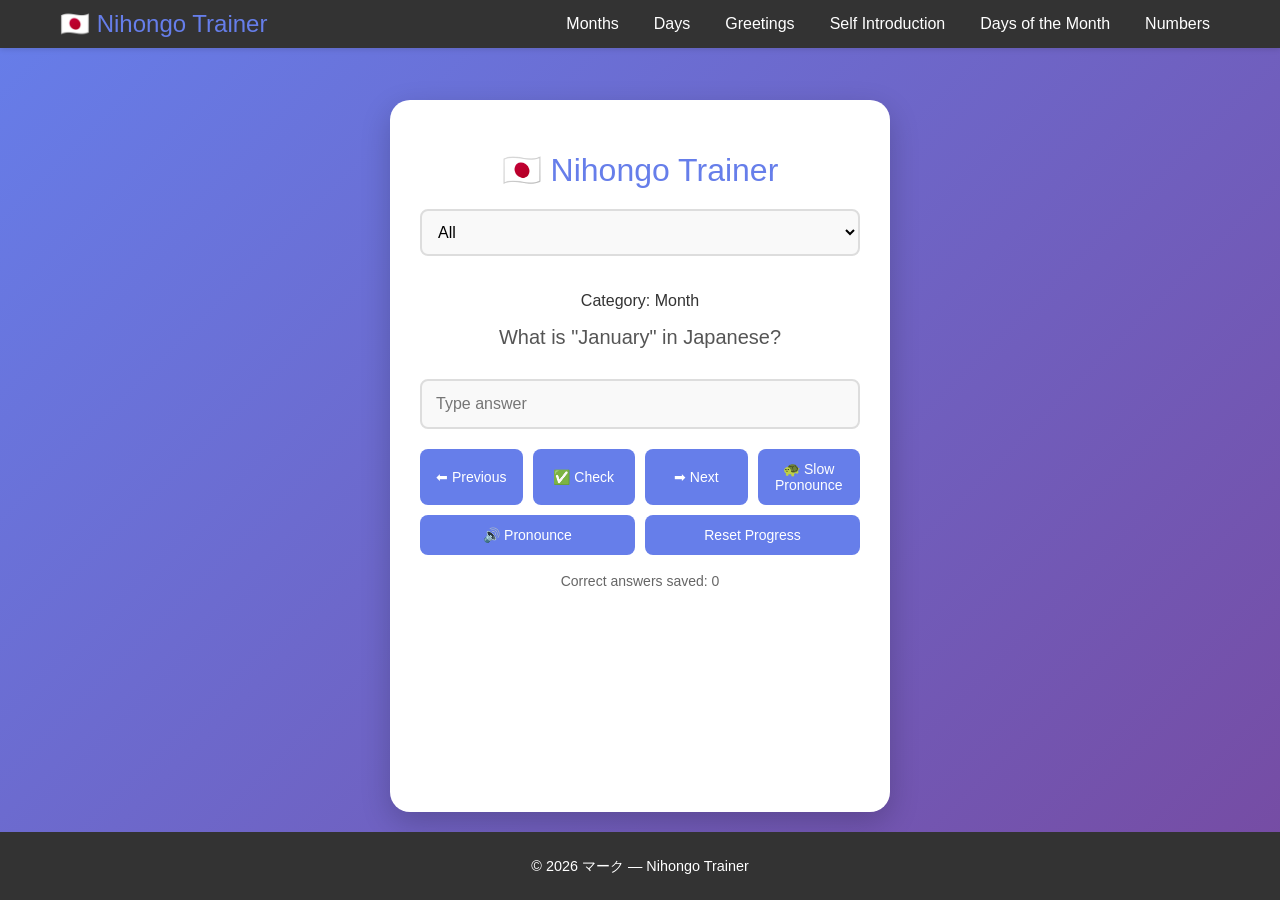
<file: index.html>
<!DOCTYPE html>
<html lang="en">
<head>
    <meta charset="UTF-8">
    <meta name="viewport" content="width=device-width, initial-scale=1.0">
    <title>Nihongo Trainer</title>
    <link rel="stylesheet" href="style.css">
</head>
<body>

<header>
    <div class="header-content">
        <h1>🇯🇵 Nihongo Trainer</h1>
        <button class="hamburger" onclick="toggleMenu()">☰</button>
        <nav id="nav-menu">
            <a href="months.html">Months</a>
            <a href="days.html">Days</a>
            <a href="greetings.html">Greetings</a>
            <a href="selfIntroductionReviewer.html">Self Introduction</a>
            <a href="daysofmonth.html">Days of the Month</a>
            <a href="numbers.html">Numbers</a>
        </nav>
    </div>
</header>

<div class="app">
    <h1>🇯🇵 Nihongo Trainer</h1>

    <select id="categorySelect" onchange="changeCategory()">
        <option value="all">All</option>
        <option value="Month">Months</option>
        <option value="Day">Days</option>
        <option value="Greeting">Greetings</option>
        <option value="SELF INTRODUCTION">Self Introduction</option>
        <option value="DayOfMonth">Days of the Month</option>
        <option value="Number">Numbers 1-1000</option>
    </select>

    <div class="card">
        <p id="category"></p>
        <p id="question"></p>

        <input type="text" id="answer" placeholder="Type answer">

        <div class="buttons">
            <button onclick="previousQuestion()">⬅ Previous</button>
            <button onclick="checkAnswer()">✅ Check</button>
            <button onclick="nextQuestion()">➡ Next</button>            
            <button onclick="playSlowPronunciation()">🐢 Slow Pronounce</button>
            <button onclick="playPronunciation()">🔊 Pronounce</button>
            <button onclick="resetProgress()">Reset Progress</button>
        </div>

        <p id="result"></p>
        <p id="correctAnswer"></p>
        <p id="progress"></p>
    </div>
</div>

<script src="script.js"></script>

<footer>
    <p>© 2026 マーク — Nihongo Trainer</p>
</footer>
</body>
</html>
</file>
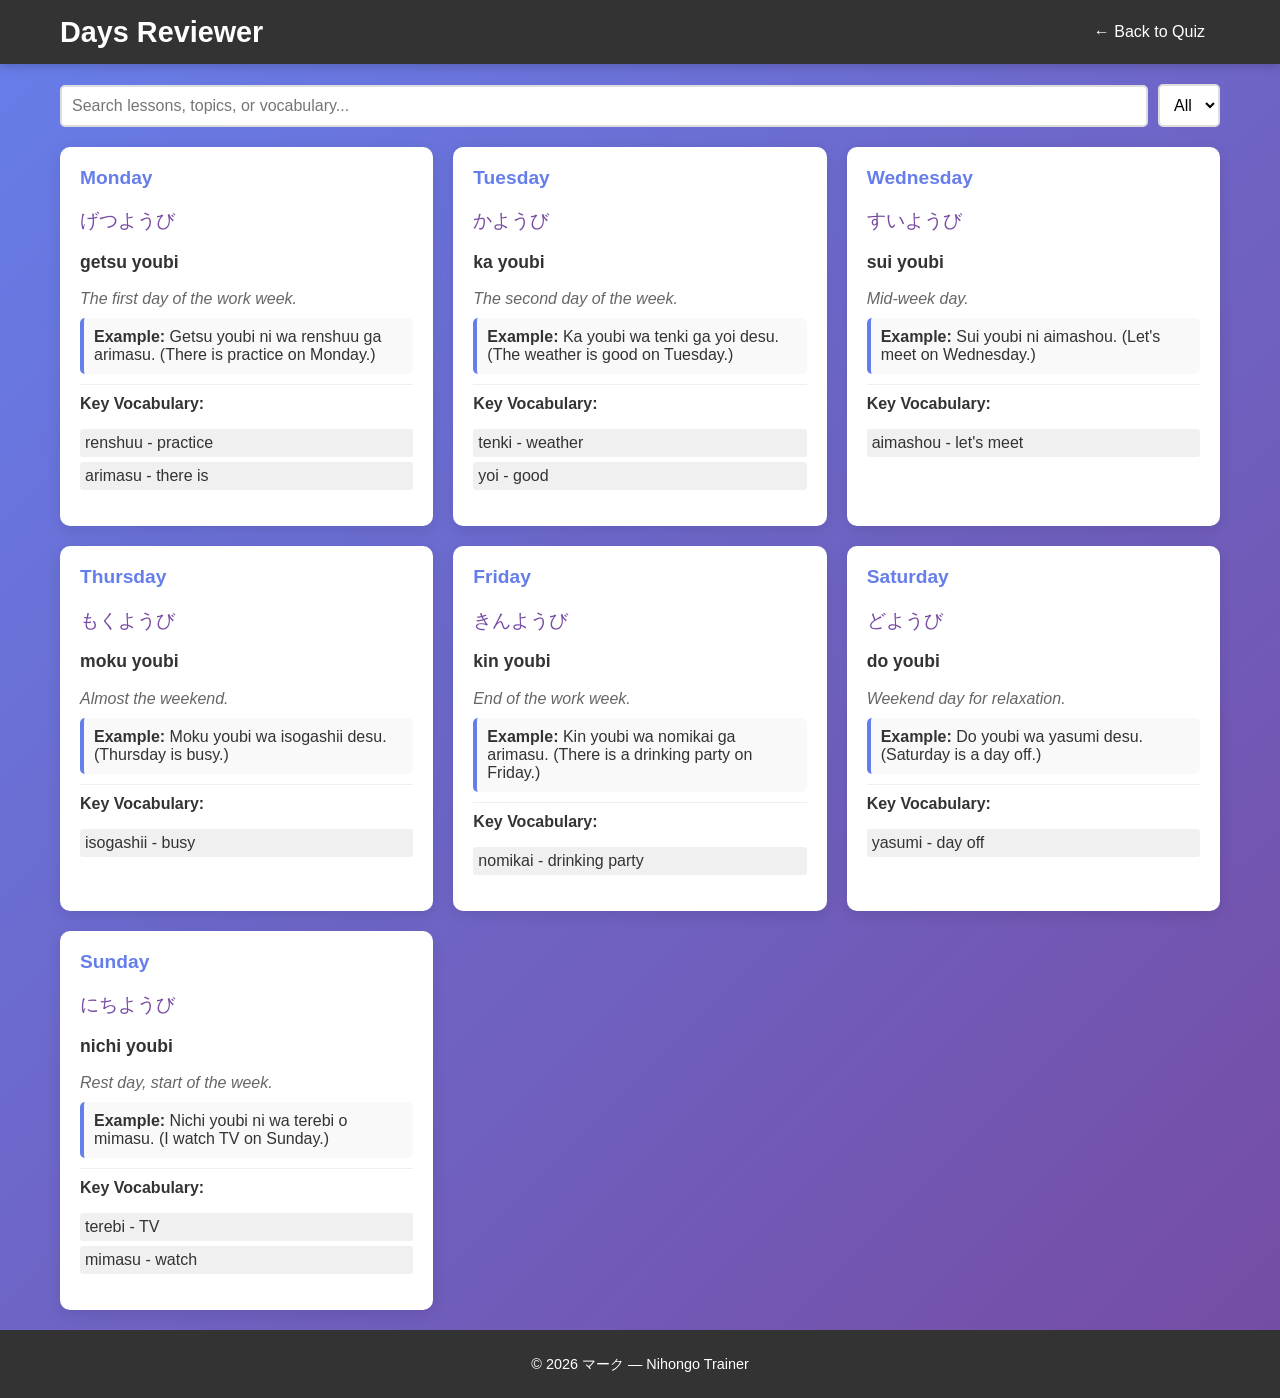
<file: days.html>
<!DOCTYPE html>
<html lang="en">
<head>
    <meta charset="UTF-8">
    <meta name="viewport" content="width=device-width, initial-scale=1.0">
    <title>Days Reviewer - Nihongo Trainer</title>
    <link rel="stylesheet" href="reviewer.css">
</head>
<body>
    <header>
        <div class="container">
            <h1 id="pageTitle">Days Reviewer</h1>
            <a href="index.html">← Back to Quiz</a>
        </div>
    </header>

    <main>
        <div class="search-container">
            <input type="text" id="searchInput" placeholder="Search lessons, topics, or vocabulary...">
            <div class="dropdowns">
                <select id="categorySelect">
                    <option value="all">All</option>
                </select>
            </div>
        </div>

        <div id="lessonsContainer" class="lessons-container">
            <!-- Lessons will be populated by JavaScript -->
        </div>
    </main>

    <script src="reviewer.js"></script>

    <footer>
        <p>© 2026 マーク — Nihongo Trainer</p>
    </footer>
</body>
</html>
</file>
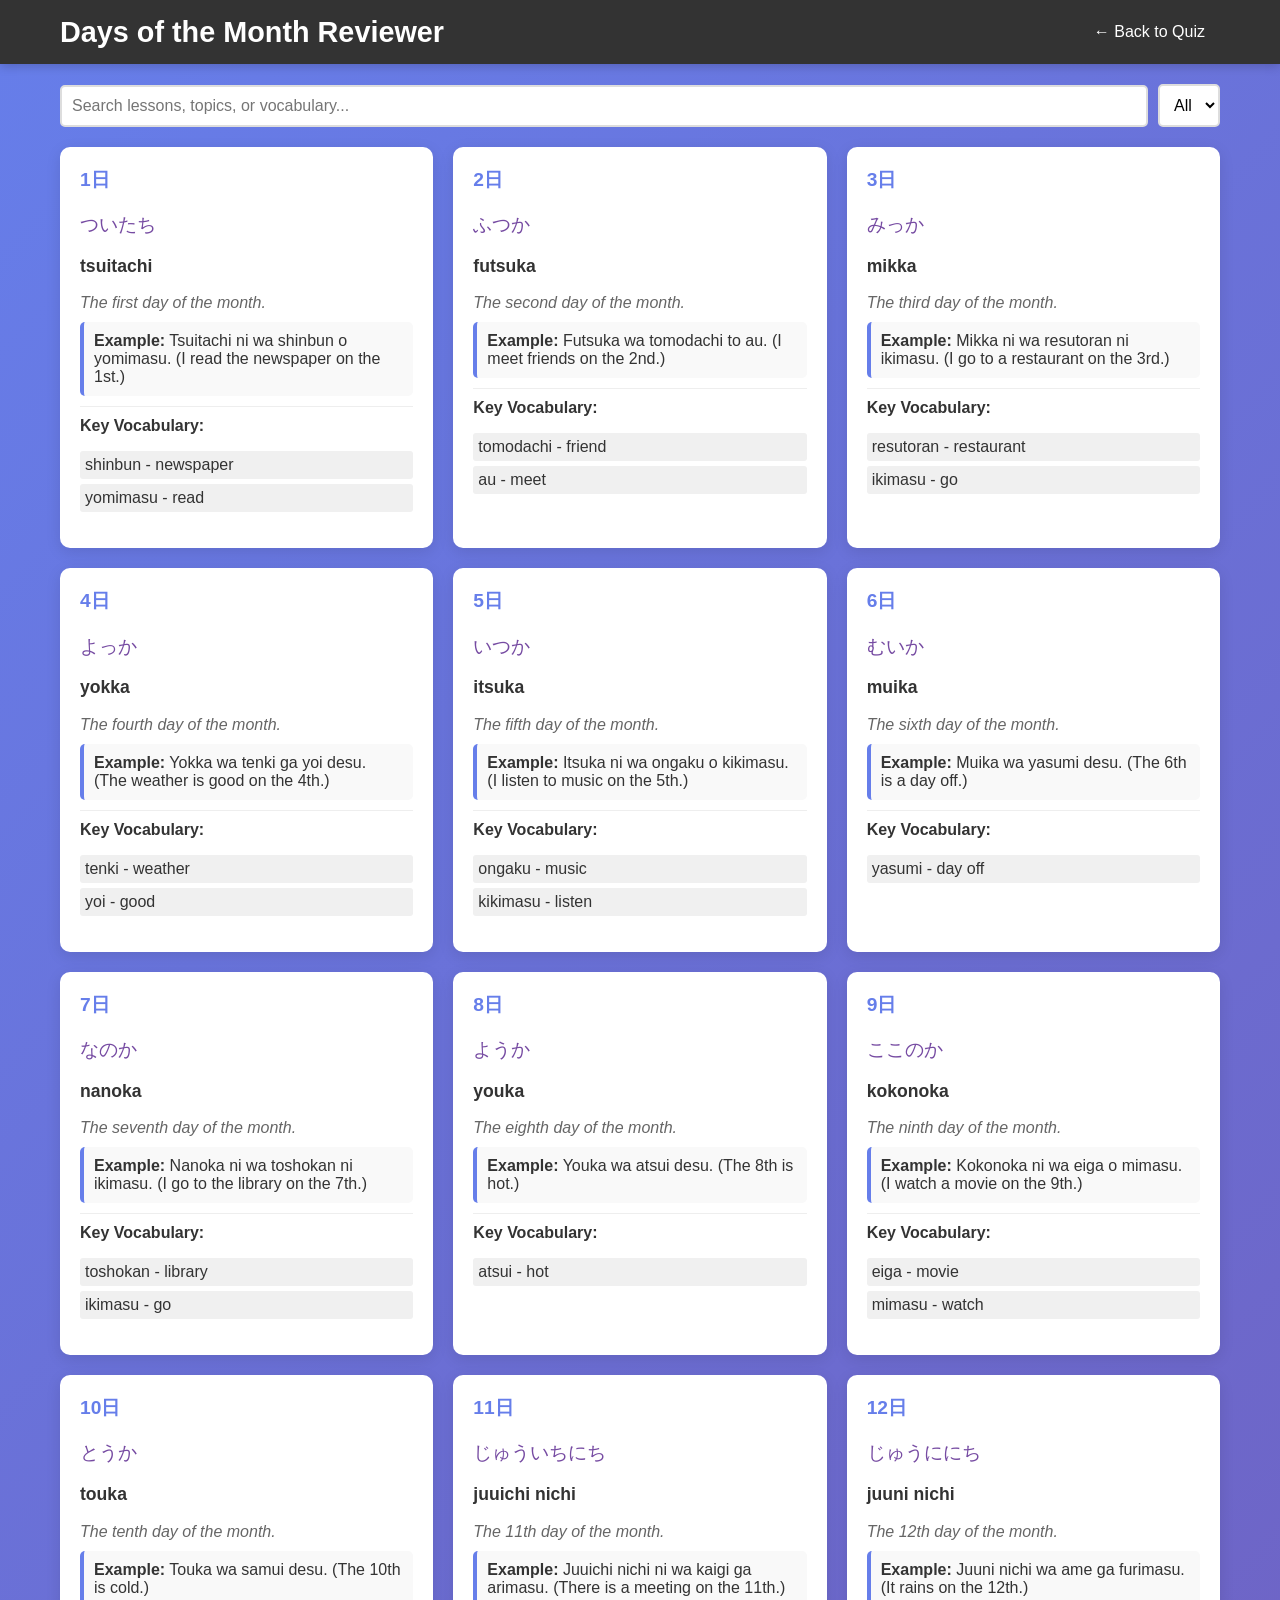
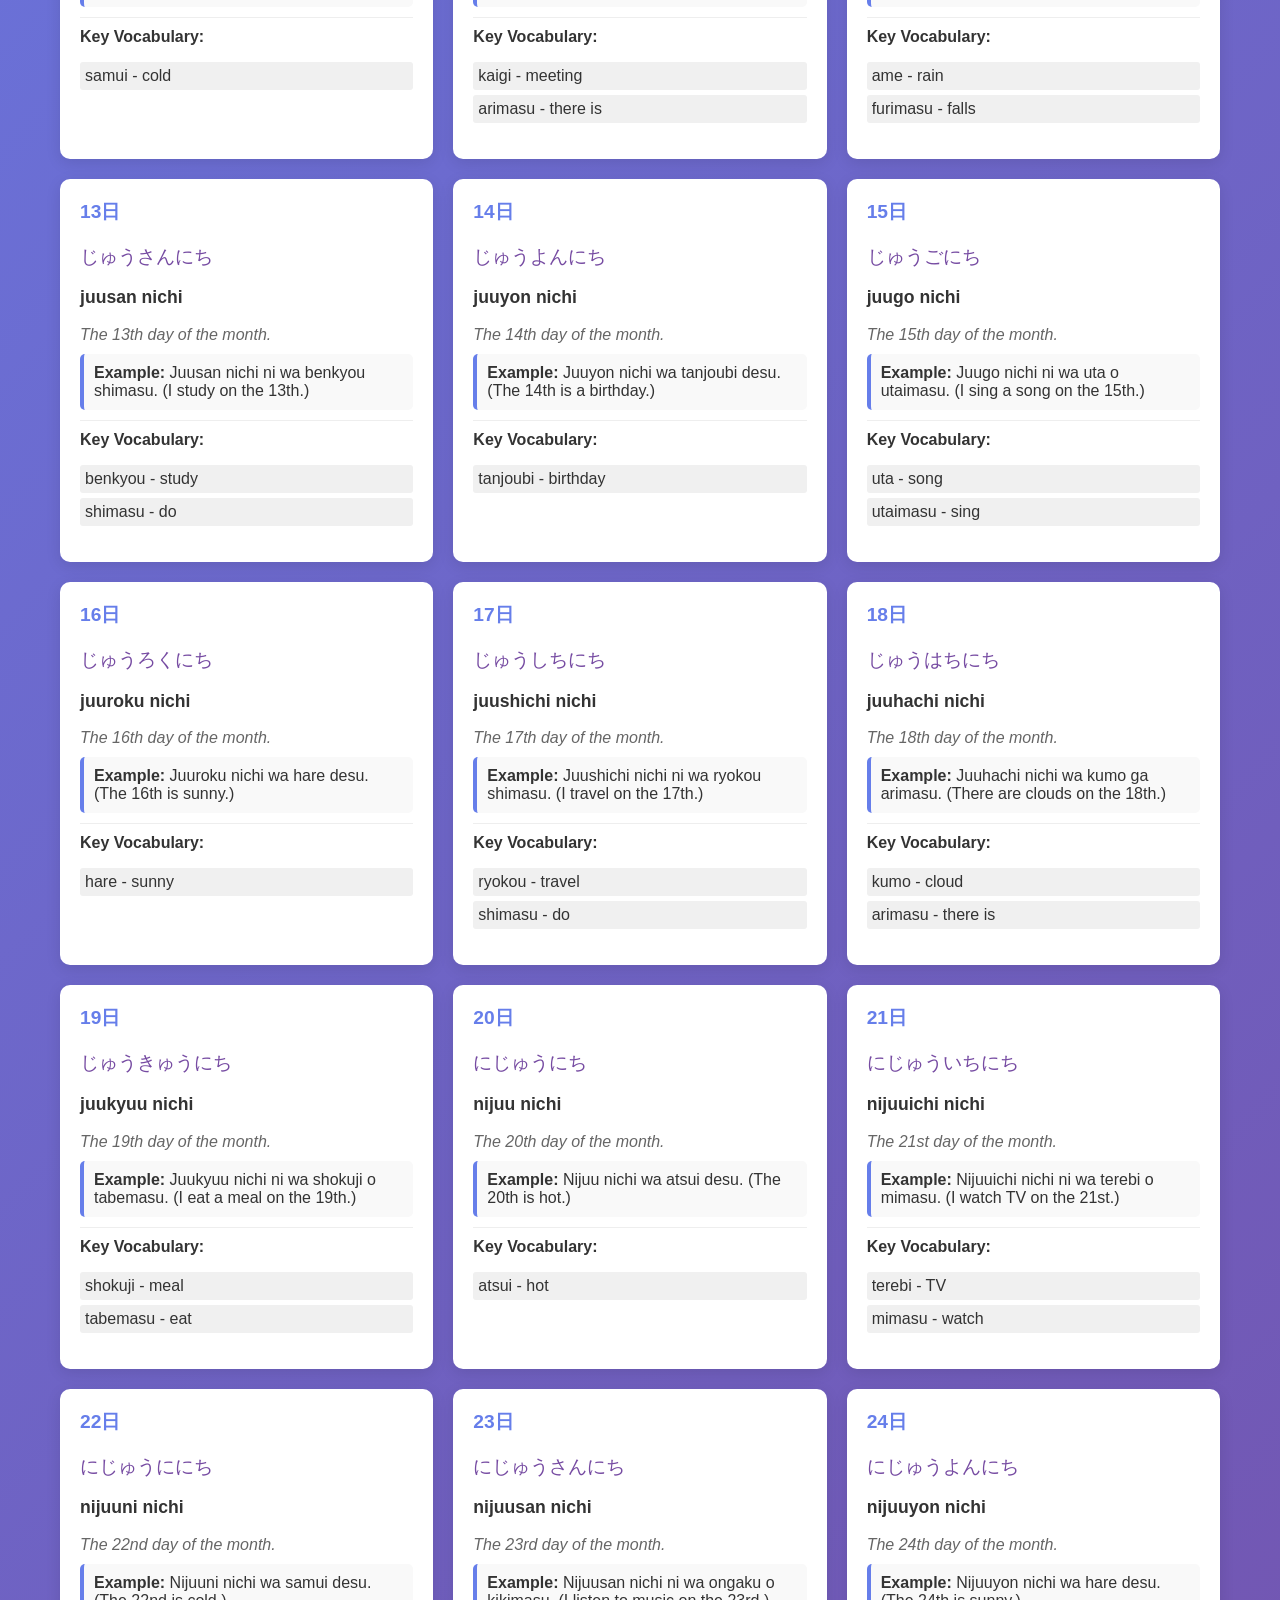
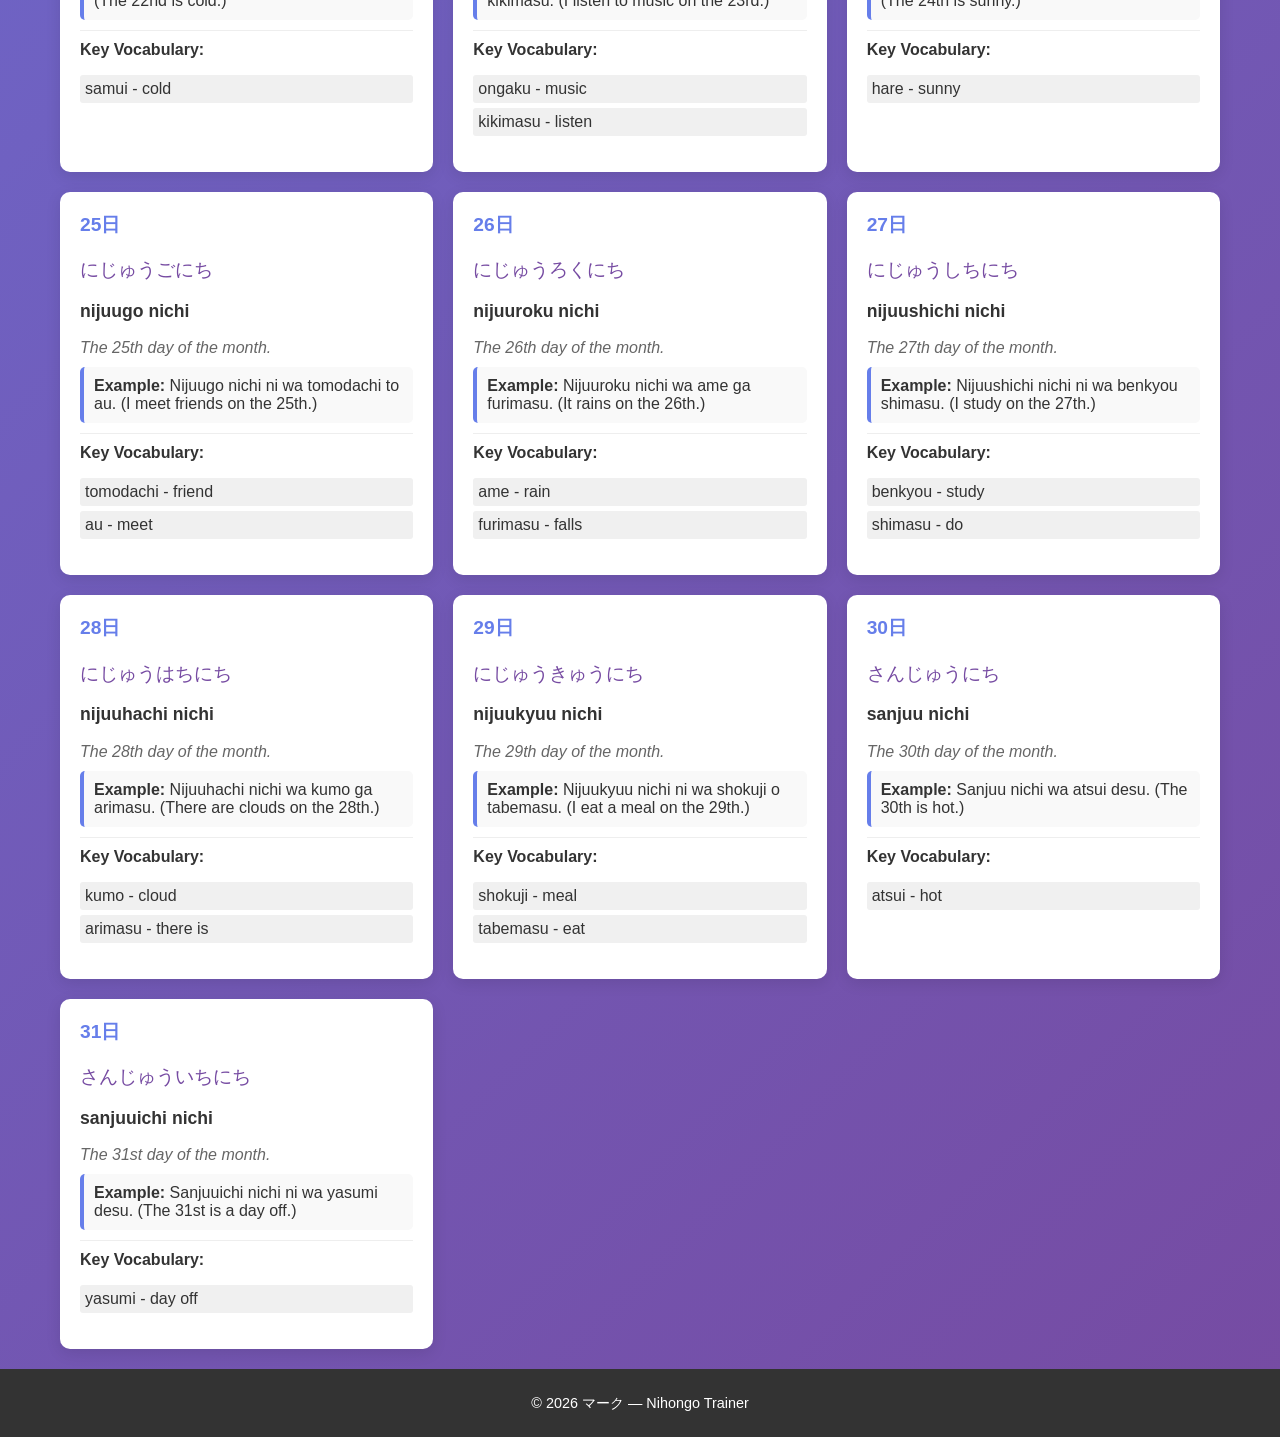
<file: daysofmonth.html>
<!DOCTYPE html>
<html lang="en">
<head>
    <meta charset="UTF-8">
    <meta name="viewport" content="width=device-width, initial-scale=1.0">
    <title>Days of the Month Reviewer - Nihongo Trainer</title>
    <link rel="stylesheet" href="reviewer.css">
</head>
<body>
    <header>
        <div class="container">
            <h1 id="pageTitle">Days of the Month Reviewer</h1>
            <a href="index.html">← Back to Quiz</a>
        </div>
    </header>

    <main>
        <div class="search-container">
            <input type="text" id="searchInput" placeholder="Search lessons, topics, or vocabulary...">
            <div class="dropdowns">
                <select id="categorySelect">
                    <option value="all">All</option>
                </select>
            </div>
        </div>

        <div id="lessonsContainer" class="lessons-container">
            <!-- Lessons will be populated by JavaScript -->
        </div>
    </main>

    <script src="reviewer.js"></script>

    <footer>
        <p>© 2026 マーク — Nihongo Trainer</p>
    </footer>
</body>
</html>
</file>
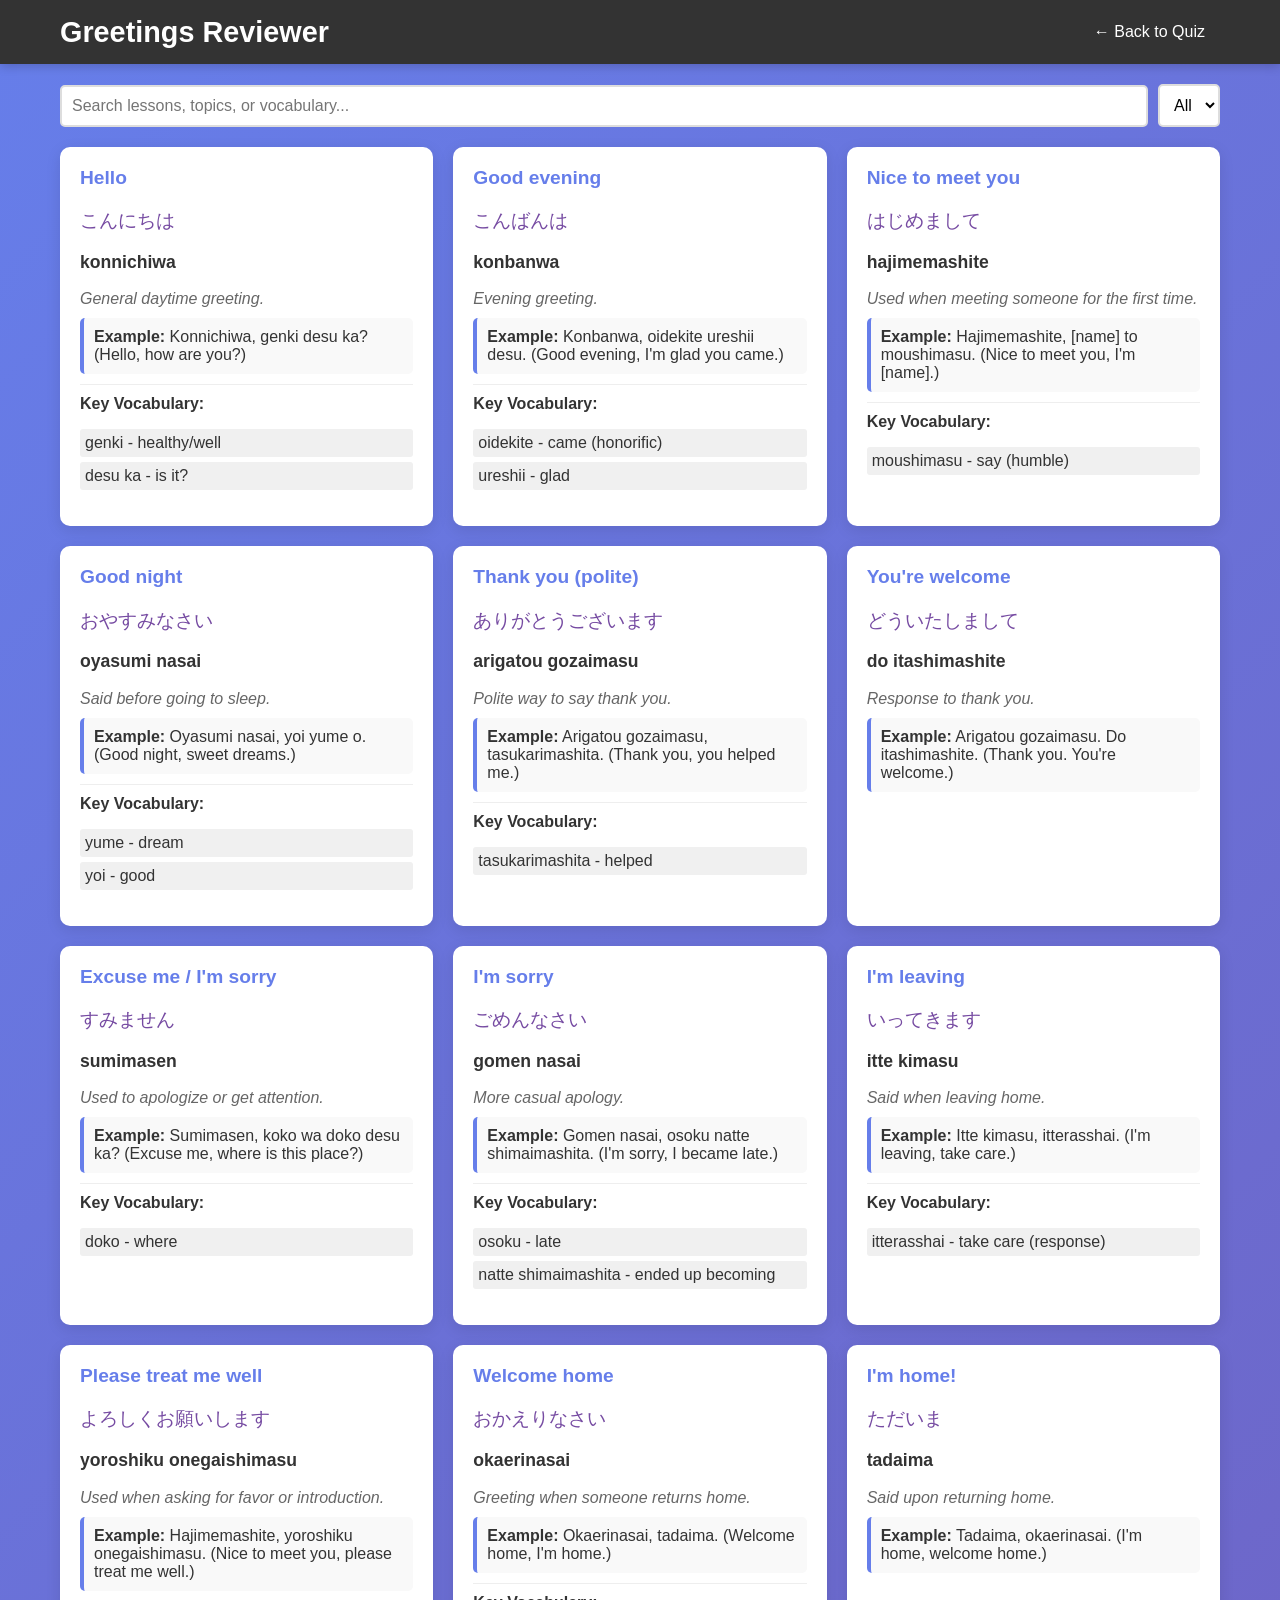
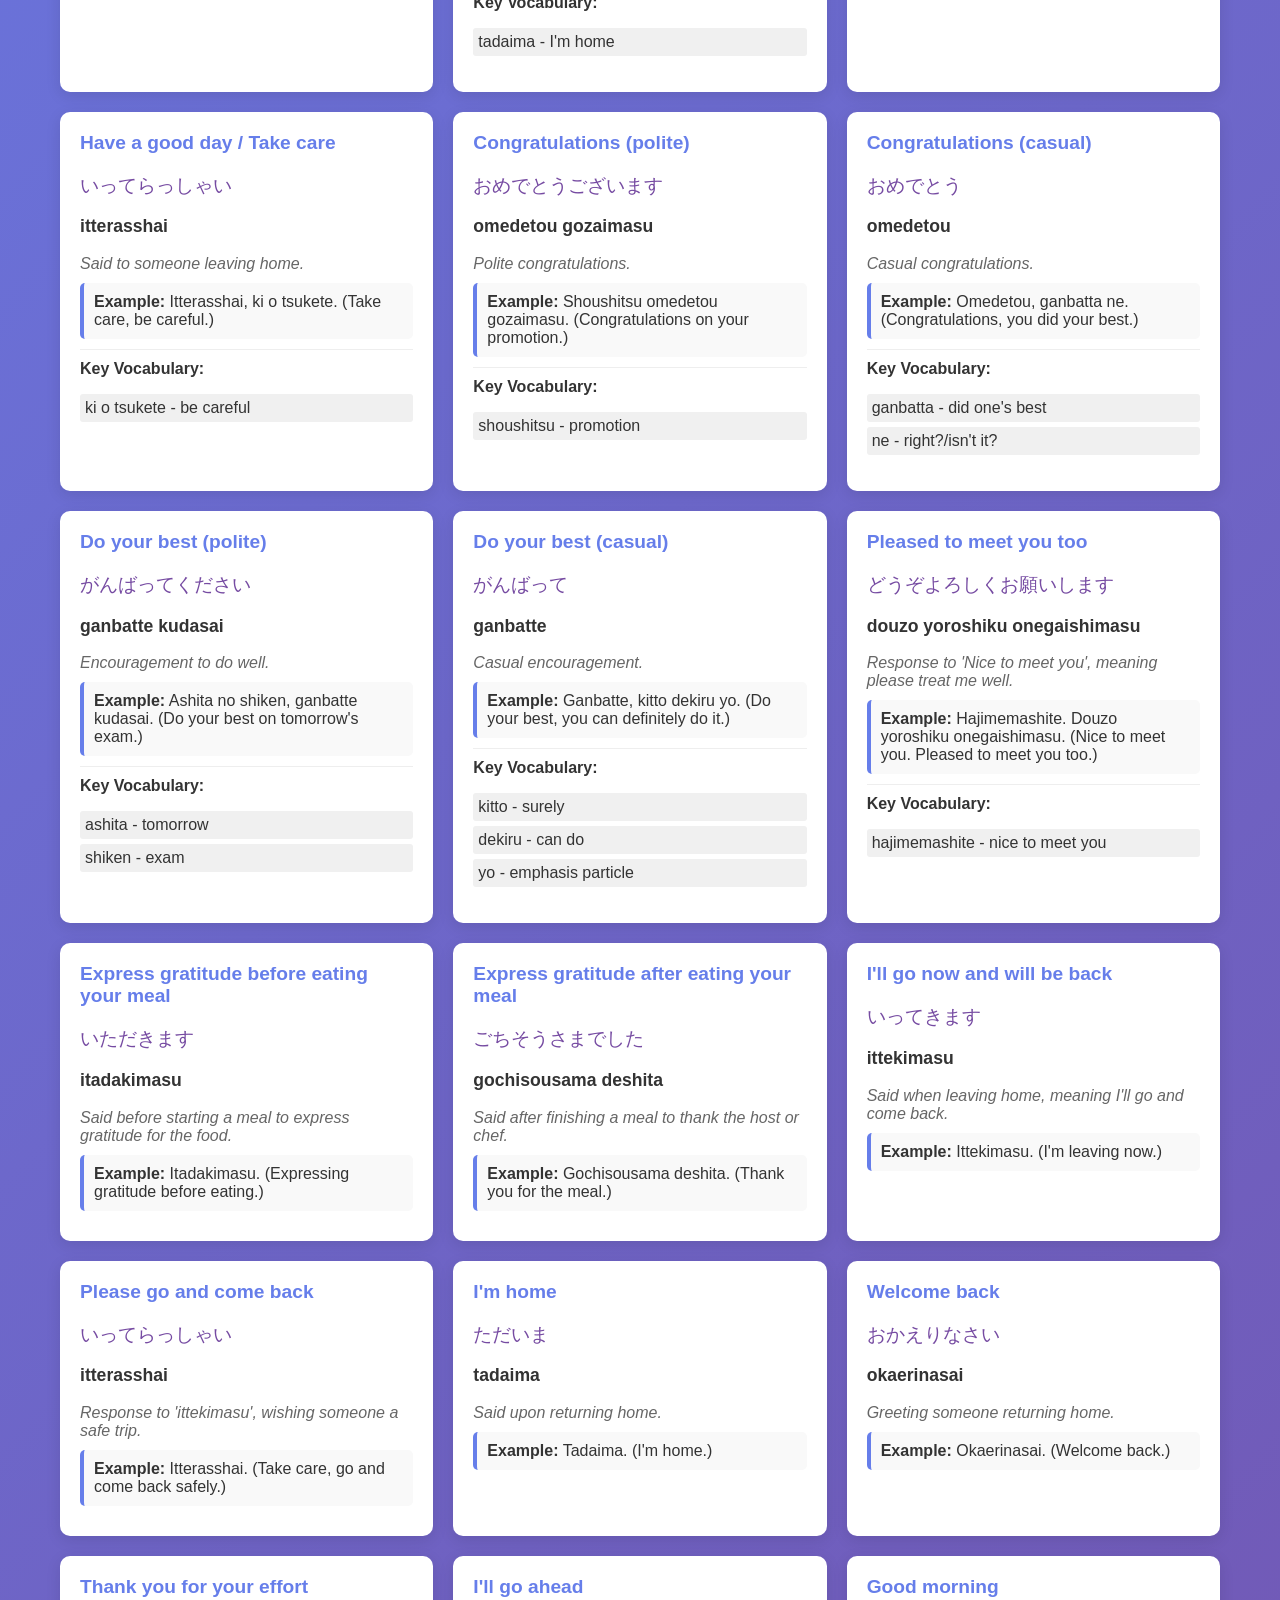
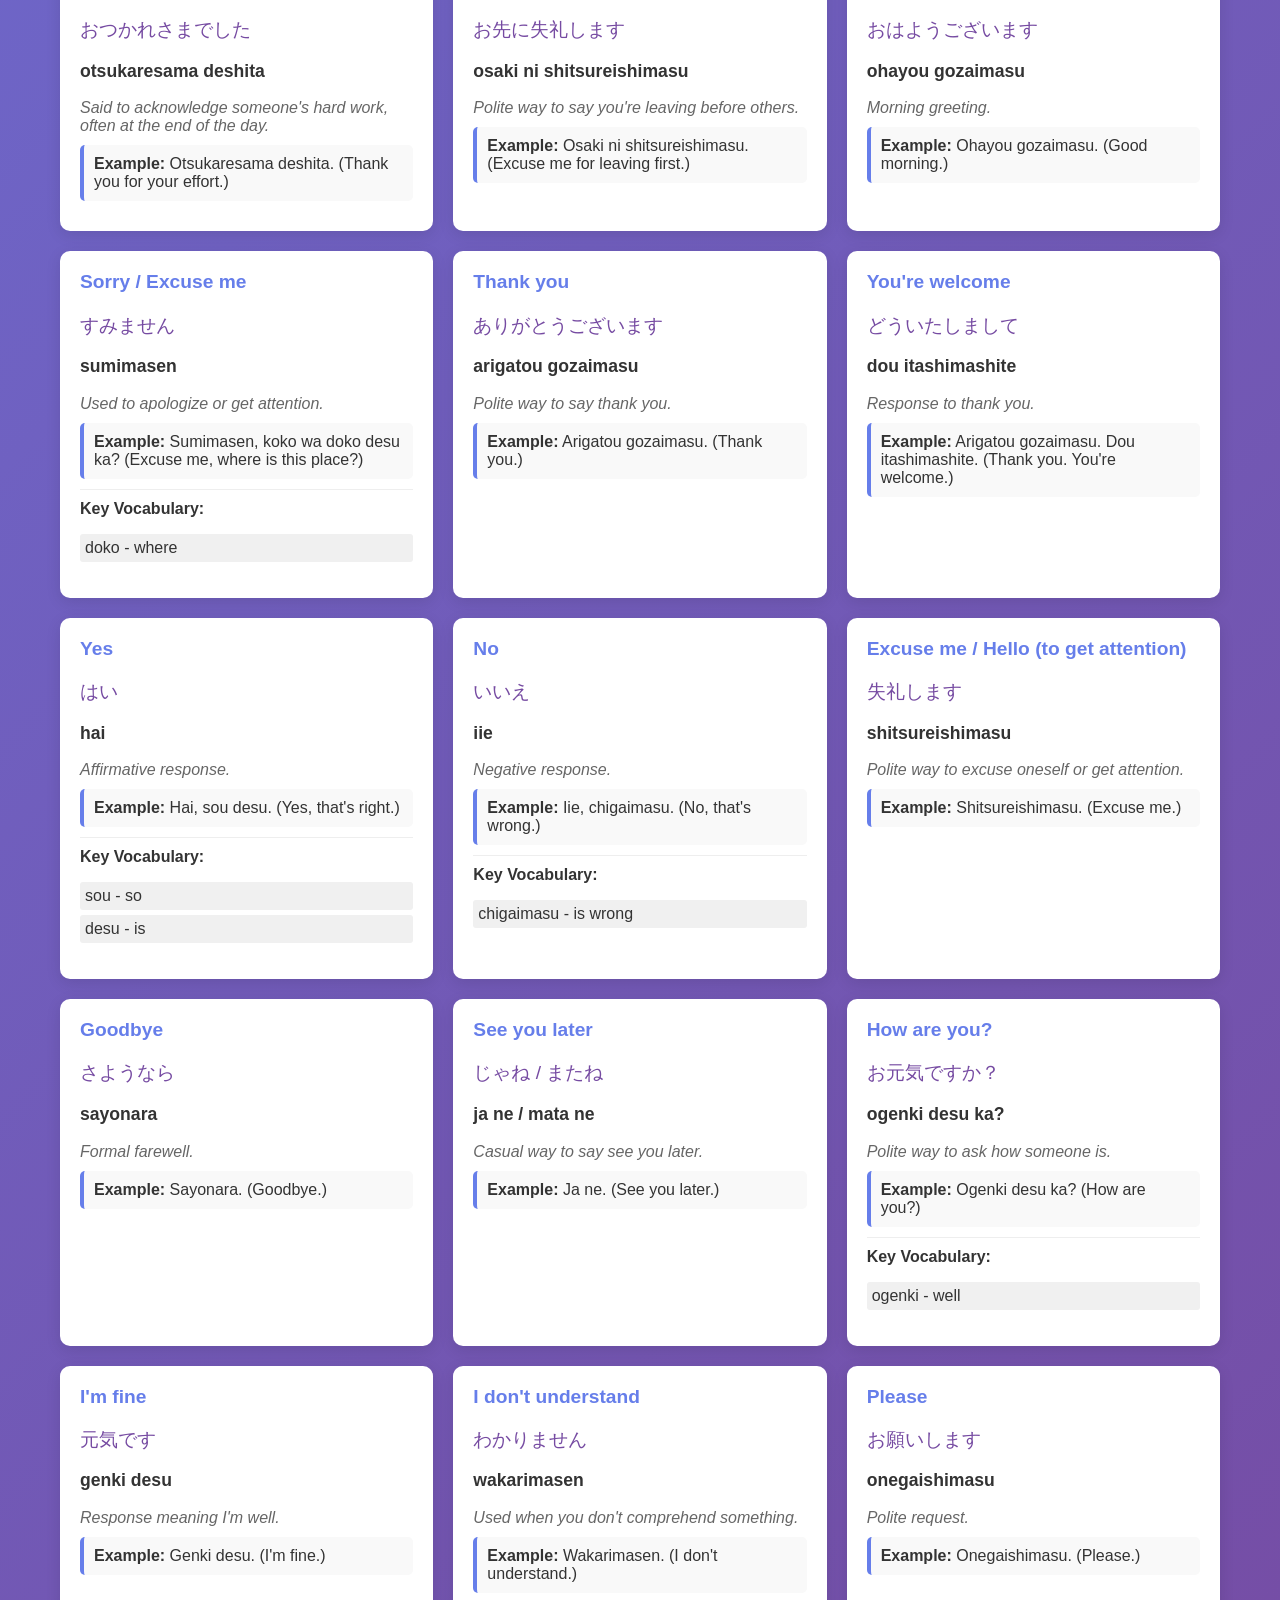
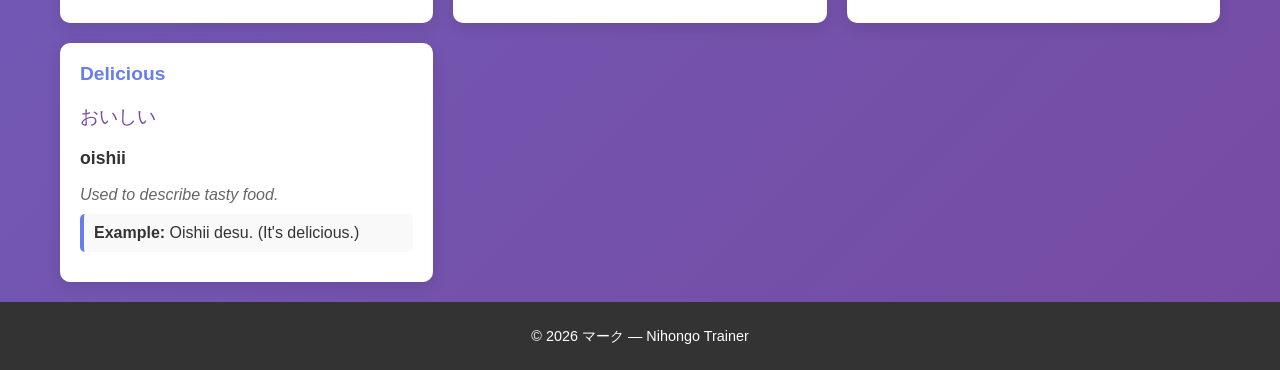
<file: greetings.html>
<!DOCTYPE html>
<html lang="en">
<head>
    <meta charset="UTF-8">
    <meta name="viewport" content="width=device-width, initial-scale=1.0">
    <title>Greetings Reviewer - Nihongo Trainer</title>
    <link rel="stylesheet" href="reviewer.css">
</head>
<body>
    <header>
        <div class="container">
            <h1 id="pageTitle">Greetings Reviewer</h1>
            <a href="index.html">← Back to Quiz</a>
        </div>
    </header>

    <main>
        <div class="search-container">
            <input type="text" id="searchInput" placeholder="Search lessons, topics, or vocabulary...">
            <div class="dropdowns">
                <select id="categorySelect">
                    <option value="all">All</option>
                </select>
            </div>
        </div>

        <div id="lessonsContainer" class="lessons-container">
            <!-- Lessons will be populated by JavaScript -->
        </div>
    </main>

    <script src="reviewer.js"></script>

    <footer>
        <p>© 2026 マーク — Nihongo Trainer</p>
    </footer>
</body>
</html>
</file>
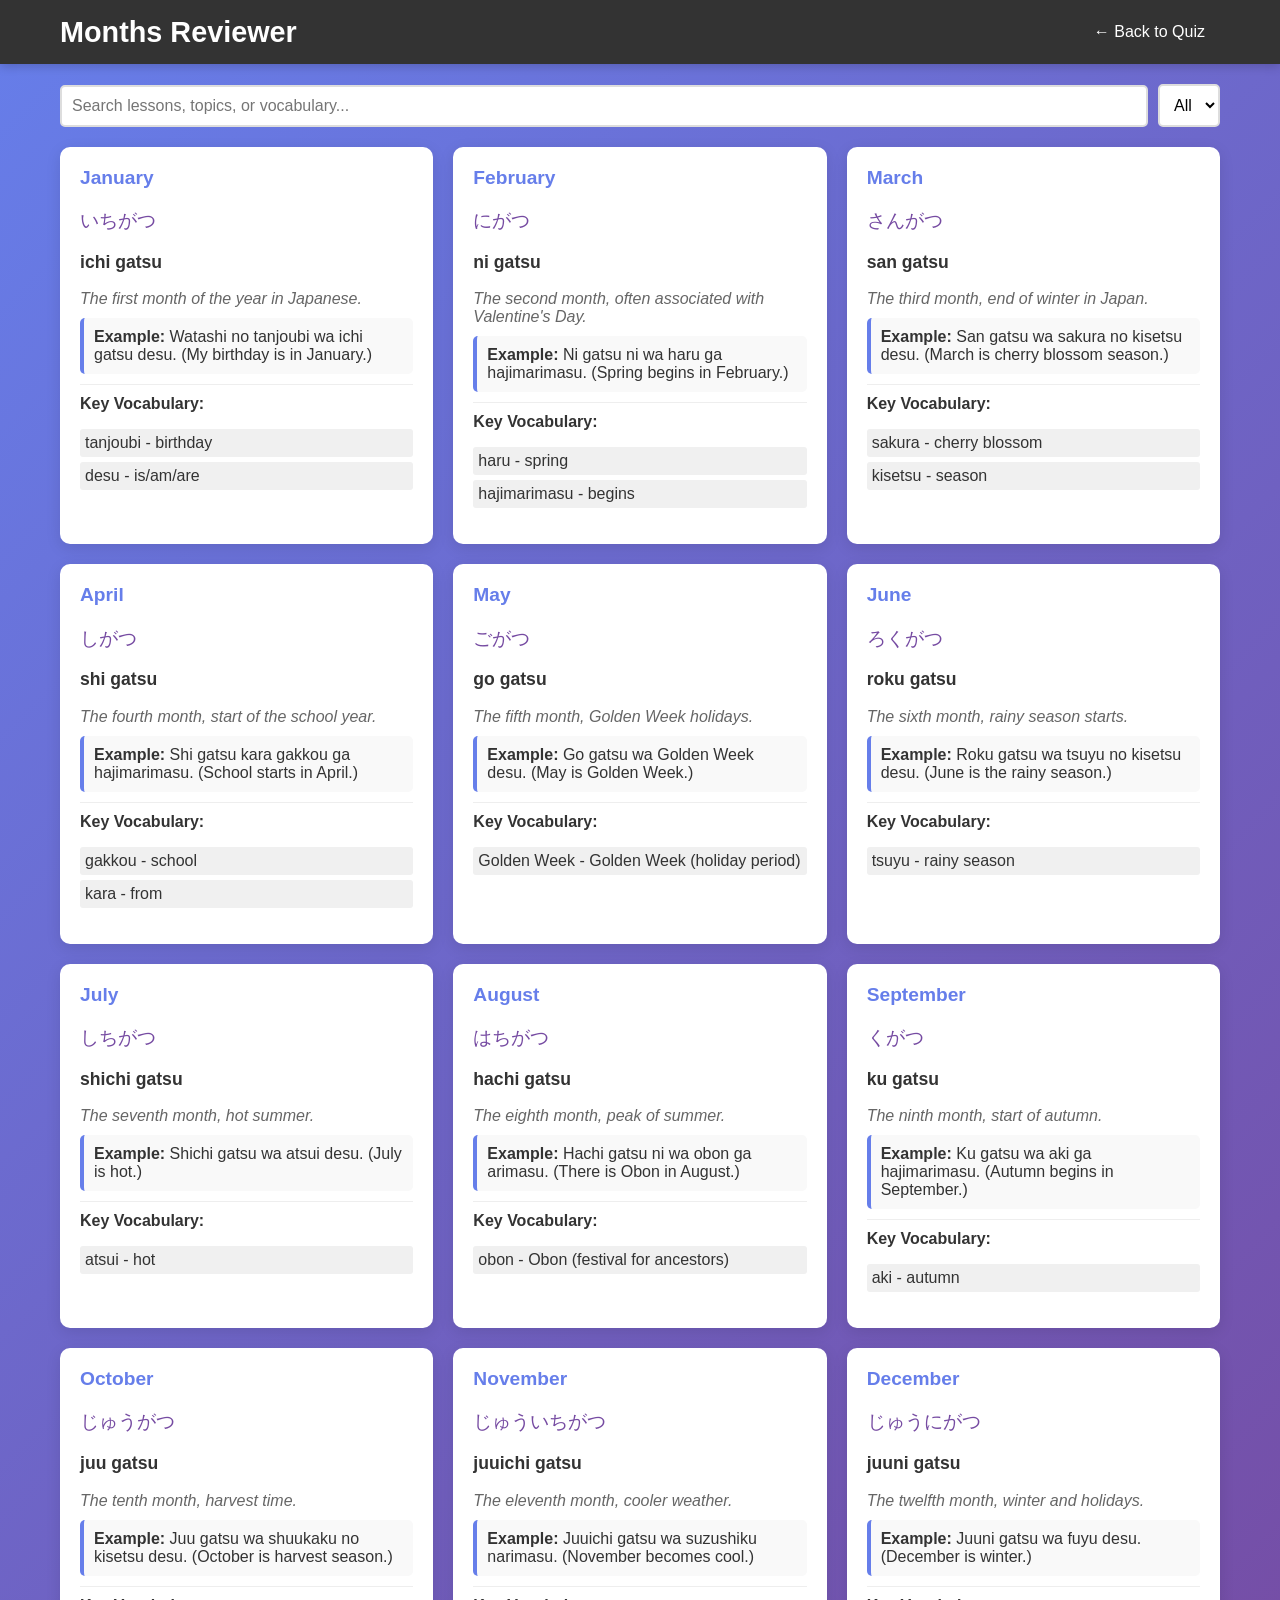
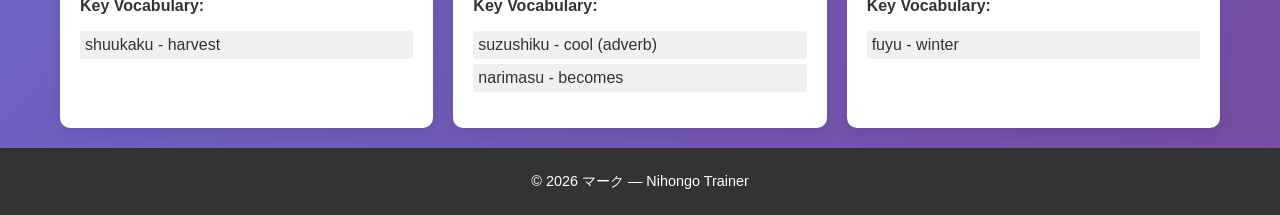
<file: months.html>
<!DOCTYPE html>
<html lang="en">
<head>
    <meta charset="UTF-8">
    <meta name="viewport" content="width=device-width, initial-scale=1.0">
    <title>Months Reviewer - Nihongo Trainer</title>
    <link rel="stylesheet" href="reviewer.css">
</head>
<body>
    <header>
        <div class="container">
            <h1 id="pageTitle">Months Reviewer</h1>
            <a href="index.html">← Back to Quiz</a>
        </div>
    </header>

    <main>
        <div class="search-container">
            <input type="text" id="searchInput" placeholder="Search lessons, topics, or vocabulary...">
            <div class="dropdowns">
                <select id="categorySelect">
                    <option value="all">All</option>
                </select>
            </div>
        </div>

        <div id="lessonsContainer" class="lessons-container">
            <!-- Lessons will be populated by JavaScript -->
        </div>
    </main>

    <script src="reviewer.js"></script>

    <footer>
        <p>© 2026 マーク — Nihongo Trainer</p>
    </footer>
</body>
</html>
</file>
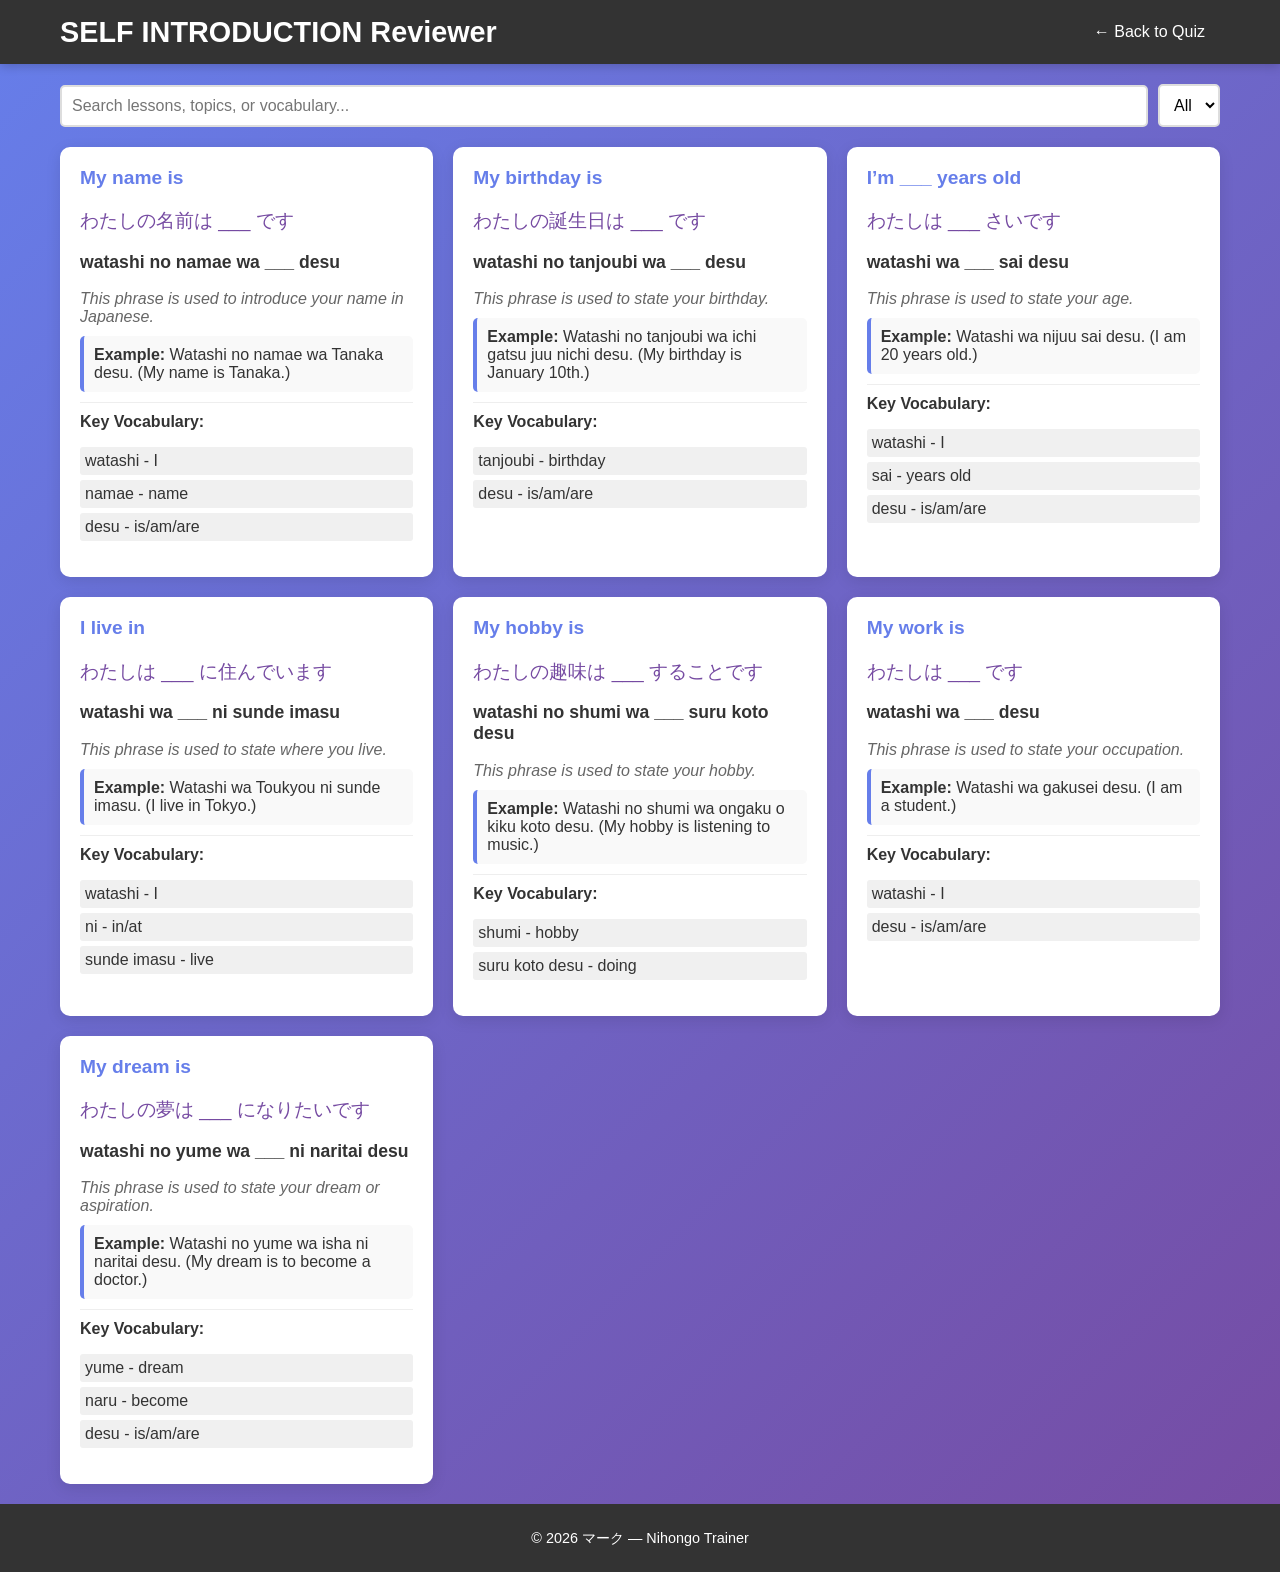
<file: selfIntroductionReviewer.html>
<!DOCTYPE html>
<html lang="en">
<head>
    <meta charset="UTF-8">
    <meta name="viewport" content="width=device-width, initial-scale=1.0">
    <title>SELF INTRODUCTION Reviewer - Nihongo Trainer</title>
    <link rel="stylesheet" href="reviewer.css">
</head>
<body>
    <header>
        <div class="container">
            <h1 id="pageTitle">SELF INTRODUCTION Reviewer</h1>
            <a href="index.html">← Back to Quiz</a>
        </div>
    </header>

    <main>
        <div class="search-container">
            <input type="text" id="searchInput" placeholder="Search lessons, topics, or vocabulary...">
            <div class="dropdowns">
                <select id="categorySelect">
                    <option value="all">All</option>
                </select>
            </div>
        </div>

        <div id="lessonsContainer" class="lessons-container">
            <!-- Lessons will be populated by JavaScript -->
        </div>
    </main>

    <script src="reviewer.js"></script>

    <footer>
        <p>© 2026 マーク — Nihongo Trainer</p>
    </footer>
</body>
</html>
</file>
<file: style.css>
* {
    box-sizing: border-box;
}

body {
    font-family: 'Segoe UI', Tahoma, Geneva, Verdana, sans-serif;
    background: linear-gradient(135deg, #667eea 0%, #764ba2 100%);
    margin: 0;
    color: #333;
    min-height: 100vh;
    display: flex;
    flex-direction: column;
}

header {
    position: fixed;
    top: 0;
    left: 0;
    width: 100%;
    background-color: #333;
    color: white;
    padding: 10px 0;
    text-align: center;
    box-shadow: 0 2px 5px rgba(0,0,0,0.1);
    z-index: 1000;
}

.header-content {
    max-width: 1200px;
    margin: 0 auto;
    display: flex;
    justify-content: space-between;
    align-items: center;
    flex-wrap: wrap;
    padding: 0 20px;
}

header h1 {
    margin: 0;
    font-size: 1.5em;
}

header nav {
    display: flex;
    gap: 15px;
    flex-wrap: wrap;
}

header nav a {
    color: white;
    text-decoration: none;
    padding: 5px 10px;
    border-radius: 5px;
    transition: background-color 0.3s;
}

header nav a:hover {
    background-color: #555;
}

.hamburger {
    display: none;
    background: none;
    border: none;
    color: white;
    font-size: 1.5em;
    cursor: pointer;
    padding: 5px;
    border-radius: 5px;
    transition: background-color 0.3s;
}

.hamburger:hover {
    background-color: #555;
}

.app {
    background: white;
    width: 100%;
    max-width: 500px;
    margin: 100px auto 0;
    padding: 30px;
    border-radius: 20px;
    text-align: center;
    box-shadow: 0 10px 30px rgba(0,0,0,0.2);
    transition: transform 0.3s ease;
    flex-grow: 1;
}

.app:hover {
    transform: translateY(-5px);
}

h1 {
    margin-bottom: 20px;
    color: #667eea;
    font-size: 2em;
    font-weight: 300;
}

select {
    width: 100%;
    padding: 12px;
    margin-bottom: 20px;
    font-size: 16px;
    border: 2px solid #ddd;
    border-radius: 8px;
    background-color: #f9f9f9;
    transition: border-color 0.3s, box-shadow 0.3s;
}

select:focus {
    outline: none;
    border-color: #667eea;
    box-shadow: 0 0 5px rgba(102, 126, 234, 0.5);
}

#question {
    font-size: 20px;
    margin: 15px 0;
    font-weight: 500;
    color: #555;
}

input {
    width: 100%;
    padding: 14px;
    font-size: 16px;
    margin-top: 15px;
    border: 2px solid #ddd;
    border-radius: 8px;
    background-color: #f9f9f9;
    transition: border-color 0.3s, box-shadow 0.3s;
}

input:focus {
    outline: none;
    border-color: #667eea;
    box-shadow: 0 0 5px rgba(102, 126, 234, 0.5);
}

.buttons {
    display: flex;
    flex-wrap: wrap;
    justify-content: center;
    margin-top: 20px;
    gap: 10px;
}

.buttons button {
    flex: 1 1 22%;
    margin: 0;
    padding: 12px;
    font-size: 14px;
    cursor: pointer;
    border: none;
    border-radius: 8px;
    background-color: #667eea;
    color: white;
    transition: background-color 0.3s, transform 0.2s;
}

.buttons button:hover {
    background-color: #5a67d8;
    transform: translateY(-2px);
}

#result {
    font-weight: bold;
    margin-top: 15px;
    font-size: 18px;
}

#correctAnswer {
    margin-top: 10px;
    color: #e53e3e;
    font-weight: 500;
}

#progress {
    margin-top: 15px;
    font-size: 14px;
    color: #666;
    font-weight: 500;
}

/* Responsive Design */
@media (max-width: 600px) {
    .app {
        max-width: 90%;
        padding: 20px;
    }

    h1 {
        font-size: 1.5em;
    }

    .buttons {
        gap: 5px;
    }

    .buttons button {
        flex: 1 1 45%;
        padding: 10px;
        font-size: 13px;
    }
}

@media (max-width: 400px) {
    .buttons button {
        flex: 1 1 100%;
    }
}

/* Footer Styles */
footer {
    background-color: #333;
    color: white;
    text-align: center;
    padding: 10px 0;
    font-size: 0.9em;
    margin-top: 20px;
}

/* Mobile Header Responsiveness */
@media (max-width: 768px) {
    .header-content {
        flex-direction: column;
        text-align: center;
        padding: 10px 10px;
    }

    header h1 {
        margin-bottom: 10px;
        font-size: 1.3em;
    }

    header nav {
        justify-content: center;
        gap: 10px;
    }

    header nav a {
        padding: 8px 12px;
        font-size: 0.9em;
    }

    .app {
        margin-top: 120px; /* Adjust for potentially taller header */
    }
}

@media (max-width: 480px) {
    .header-content {
        flex-direction: row;
    }

    .hamburger {
        display: block;
    }

    header nav {
        position: absolute;
        right: 0;
        top: 100%;
        flex-direction: column;
        gap: 5px;
        background-color: #333;
        transform: translateX(100%);
        transition: transform 0.3s ease;
        width: 200px;
        z-index: 1001;
    }

    header nav.open {
        transform: translateX(0);
    }

    header nav a {
        display: block;
        width: 100%;
        text-align: center;
        padding: 10px;
    }

    .app {
        margin-top: 140px; /* Further adjust for stacked nav */
    }
}
</file>
<file: reviewer.css>
/* Reviewer Page Styles */
* {
    box-sizing: border-box;
}

body {
    font-family: 'Segoe UI', Tahoma, Geneva, Verdana, sans-serif;
    background: linear-gradient(135deg, #667eea 0%, #764ba2 100%);
    margin: 0;
    padding: 0;
    color: #333;
}

header {
    background-color: #333;
    color: white;
    padding: 15px 0;
    text-align: center;
    box-shadow: 0 2px 10px rgba(0,0,0,0.2);
}

header .container {
    max-width: 1200px;
    margin: 0 auto;
    display: flex;
    justify-content: space-between;
    align-items: center;
    flex-wrap: wrap;
    padding: 0 20px;
}

header h1 {
    margin: 0;
    font-size: 1.8em;
}

header a {
    color: white;
    text-decoration: none;
    padding: 8px 15px;
    border-radius: 5px;
    transition: background-color 0.3s, transform 0.2s;
}

header a:hover {
    background-color: #555;
    transform: translateY(-2px);
}

main {
    max-width: 1200px;
    margin: 20px auto;
    padding: 0 20px;
}

.search-container {
    margin-bottom: 20px;
    display: flex;
    flex-wrap: wrap;
    gap: 10px;
    align-items: center;
}

#searchInput {
    flex: 1;
    min-width: 200px;
    padding: 10px;
    font-size: 16px;
    border: 2px solid #ddd;
    border-radius: 5px;
    transition: border-color 0.3s;
}

#searchInput:focus {
    outline: none;
    border-color: #667eea;
}

.dropdowns {
    display: flex;
    gap: 10px;
    flex-wrap: wrap;
}

select {
    padding: 10px;
    font-size: 16px;
    border: 2px solid #ddd;
    border-radius: 5px;
    background-color: white;
    cursor: pointer;
    transition: border-color 0.3s;
}

select:focus {
    outline: none;
    border-color: #667eea;
}

.lessons-container {
    display: grid;
    grid-template-columns: repeat(auto-fill, minmax(300px, 1fr));
    gap: 20px;
}

.lesson-card {
    background: white;
    border-radius: 10px;
    padding: 20px;
    box-shadow: 0 4px 15px rgba(0,0,0,0.1);
    transition: transform 0.3s, box-shadow 0.3s;
}

.lesson-card:hover {
    transform: translateY(-5px);
    box-shadow: 0 8px 25px rgba(0,0,0,0.15);
}

.lesson-card h3 {
    margin-top: 0;
    color: #667eea;
    font-size: 1.2em;
}

.lesson-card .romaji {
    font-weight: bold;
    color: #333;
    font-size: 1.1em;
}

.lesson-card .kana {
    font-family: 'MS Gothic', 'Hiragino Kaku Gothic Pro', sans-serif;
    font-size: 1.2em;
    color: #764ba2;
    margin: 5px 0;
}

.lesson-card .explanation {
    margin: 10px 0;
    font-style: italic;
    color: #666;
}

.lesson-card .example {
    background-color: #f9f9f9;
    padding: 10px;
    border-radius: 5px;
    margin: 10px 0;
    border-left: 4px solid #667eea;
}

.lesson-card .key-vocab {
    margin-top: 10px;
    padding-top: 10px;
    border-top: 1px solid #eee;
}

.key-vocab ul {
    list-style-type: none;
    padding: 0;
}

.key-vocab li {
    margin: 5px 0;
    padding: 5px;
    background-color: #f0f0f0;
    border-radius: 3px;
}

.no-results {
    text-align: center;
    font-size: 1.2em;
    color: #666;
    margin-top: 50px;
}

/* Responsive Design */
@media (max-width: 768px) {
    header .container {
        flex-direction: column;
        text-align: center;
    }

    header nav {
        margin-top: 10px;
    }

    .search-container {
        flex-direction: column;
        align-items: stretch;
    }

    .dropdowns {
        justify-content: space-between;
    }

    .lessons-container {
        grid-template-columns: 1fr;
    }
}

@media (max-width: 480px) {
    header h1 {
        font-size: 1.5em;
    }

    .lesson-card {
        padding: 15px;
    }
}

/* Footer Styles */
footer {
    background-color: #333;
    color: white;
    text-align: center;
    padding: 10px 0;
    font-size: 0.9em;
    position: relative;
    bottom: 0;
    width: 100%;
}

/* Enhanced Mobile Header Responsiveness */
@media (max-width: 768px) {
    header .container {
        flex-direction: column;
        text-align: center;
        padding: 15px 10px;
    }

    header h1 {
        margin-bottom: 15px;
        font-size: 1.6em;
    }

    header a {
        padding: 10px 15px;
        font-size: 1em;
    }
}

@media (max-width: 480px) {
    header .container {
        padding: 10px 5px;
    }

    header h1 {
        font-size: 1.4em;
        margin-bottom: 10px;
    }

    header a {
        padding: 12px 20px;
        font-size: 0.95em;
    }
}
</file>
